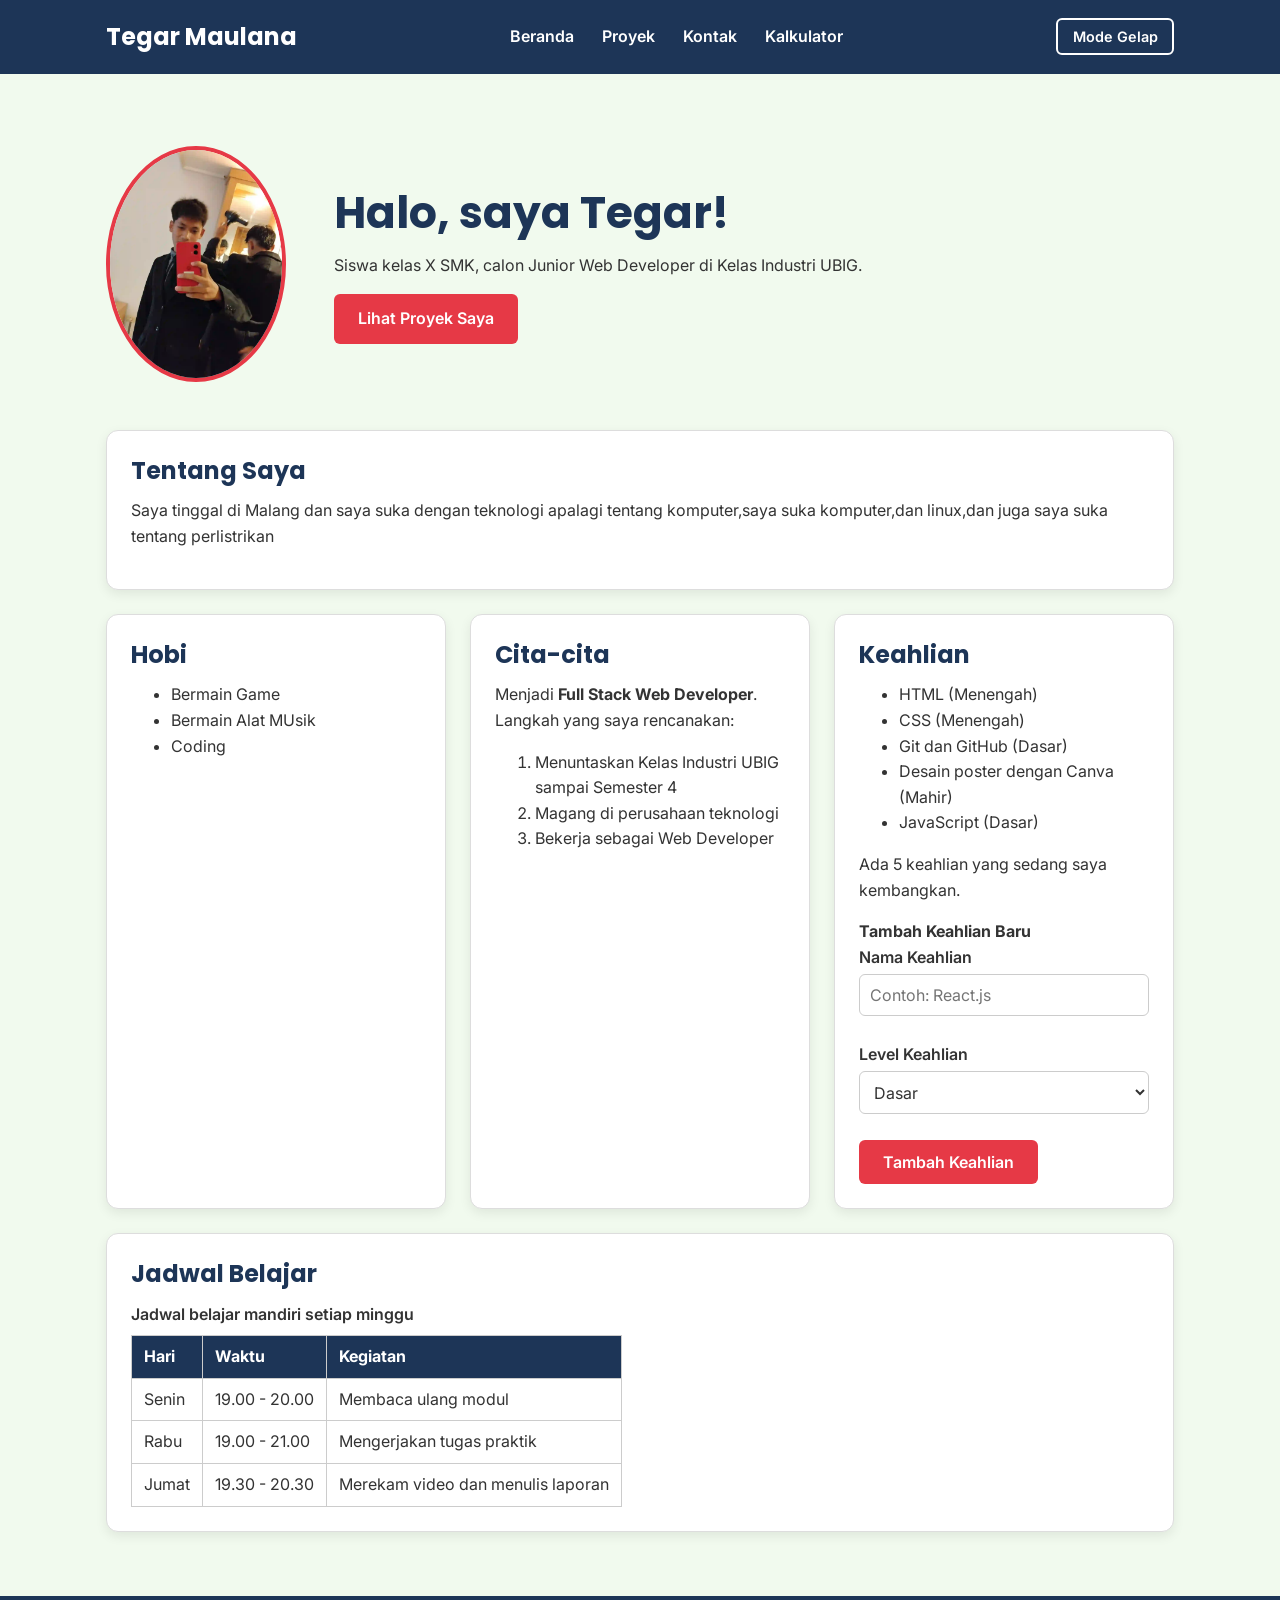
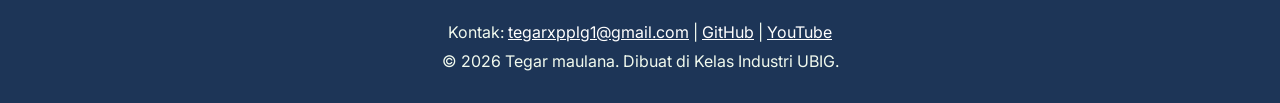
<file: index.html>
<!doctype html>
<html lang="id">
  <head>
    <meta charset="UTF-8" />
    <meta name="viewport" content="width=device-width, initial-scale=1.0" />
    <title>Tegar Maulana | Beranda</title>
    <link rel="preconnect" href="https://fonts.googleapis.com" />
    <link rel="preconnect" href="https://fonts.gstatic.com" crossorigin />
    <link
      href="https://fonts.googleapis.com/css2?family=Inter:wght@400;600&family=Poppins:wght@600;700&display=swap"
      rel="stylesheet"
    />
    <link rel="stylesheet" href="css/style.css" />
    <script src="js/main.js" defer></script>
  </head>
  <body>
    <header>
      <div class="container navbar">
        <h1>Tegar Maulana</h1>
        <nav class="menu-laptop">
          <ul>
            <li><a href="index.html">Beranda</a></li>
            <li><a href="proyek.html">Proyek</a></li>
            <li><a href="kontak.html">Kontak</a></li>
            <li><a href="kalkulator.html">Kalkulator</a></li>
          </ul>
        </nav>
        <!-- Tantangan: menu ponsel yang bisa dibuka-tutup -->
        <details class="menu-ponsel">
          <summary>Menu</summary>
          <nav>
            <ul>
              <li><a href="index.html">Beranda</a></li>
              <li><a href="proyek.html">Proyek</a></li>
              <li><a href="kontak.html">Kontak</a></li>
              <li><a href="kalkulator.html">Kalkulator</a></li>
            </ul>
          </nav>
        </details>
        <button type="button" id="tombol-tema" class="tombol-tema">
          Mode Gelap
        </button>
      </div>
    </header>

    <main>
      <div class="container">
        <section class="hero">
          <img
            src="img/foto-profil.webp"
            alt="Foto profil Tegar Maulana"
            width="180"
          />
          <div>
            <h2>Halo, saya Tegar!</h2>
            <p>
              Siswa kelas X SMK, calon Junior Web Developer di Kelas Industri
              UBIG.
            </p>
            <a href="proyek.html" class="tombol">Lihat Proyek Saya</a>
          </div>
        </section>
        <section class="kartu">
          <h2>Tentang Saya</h2>
          <p>
            Saya tinggal di Malang dan saya suka dengan teknologi apalagi
            tentang komputer,saya suka komputer,dan linux,dan juga saya suka
            tentang perlistrikan
          </p>
        </section>
        <div class="daftar-kartu">
          <section class="kartu">
            <h2>Hobi</h2>
            <ul>
              <li>Bermain Game</li>
              <li>Bermain Alat MUsik</li>
              <li>Coding</li>
            </ul>
          </section>
          <section class="kartu">
            <h2>Cita-cita</h2>
            <p>
              Menjadi <strong>Full Stack Web Developer</strong>. Langkah yang
              saya rencanakan:
            </p>
            <ol>
              <li>Menuntaskan Kelas Industri UBIG sampai Semester 4</li>
              <li>Magang di perusahaan teknologi</li>
              <li>Bekerja sebagai Web Developer</li>
            </ol>
          </section>
          <section class="kartu">
            <h2>Keahlian</h2>
            <ul id="daftar-skill"></ul>
            <p id="jumlah-skill"></p>
            
            <form id="form-tambah-skill" style="margin-top: 15px;">
              <h4>Tambah Keahlian Baru</h4>
              <p>
                <label for="input-skill-nama">Nama Keahlian</label><br>
                <input type="text" id="input-skill-nama" placeholder="Contoh: React.js" required style="margin-bottom: 10px;">
              </p>
              <p>
                <label for="input-skill-level">Level Keahlian</label><br>
                <select id="input-skill-level" style="margin-bottom: 10px;">
                  <option value="Dasar">Dasar</option>
                  <option value="Menengah">Menengah</option>
                  <option value="Mahir">Mahir</option>
                </select>
              </p>
              <button type="submit" class="tombol">Tambah Keahlian</button>
            </form>
          </section>
        </div>

        <section class="kartu">
          <h2>Jadwal Belajar</h2>
          <table>
            <caption>
              Jadwal belajar mandiri setiap minggu
            </caption>
            <thead>
              <tr>
                <th>Hari</th>
                <th>Waktu</th>
                <th>Kegiatan</th>
              </tr>
            </thead>
            <tbody>
              <tr>
                <td>Senin</td>
                <td>19.00 - 20.00</td>
                <td>Membaca ulang modul</td>
              </tr>
              <tr>
                <td>Rabu</td>
                <td>19.00 - 21.00</td>
                <td>Mengerjakan tugas praktik</td>
              </tr>
              <tr>
                <td>Jumat</td>
                <td>19.30 - 20.30</td>
                <td>Merekam video dan menulis laporan</td>
              </tr>
            </tbody>
          </table>
        </section>
      </div>
    </main>
    <footer>
      <p>
        Kontak:
        <a href="mailto:tegarxpplg1@gmail.com">tegarxpplg1@gmail.com</a> |
        <a href="https://github.com/T3garGG" target="_blank">GitHub</a> |
        <a href="https://youtube.com/@thisgarr" target="_blank">YouTube</a>
      </p>
      <p>&copy; 2026 Tegar maulana. Dibuat di Kelas Industri UBIG.</p>
    </footer>
  </body>
</html>
</file>
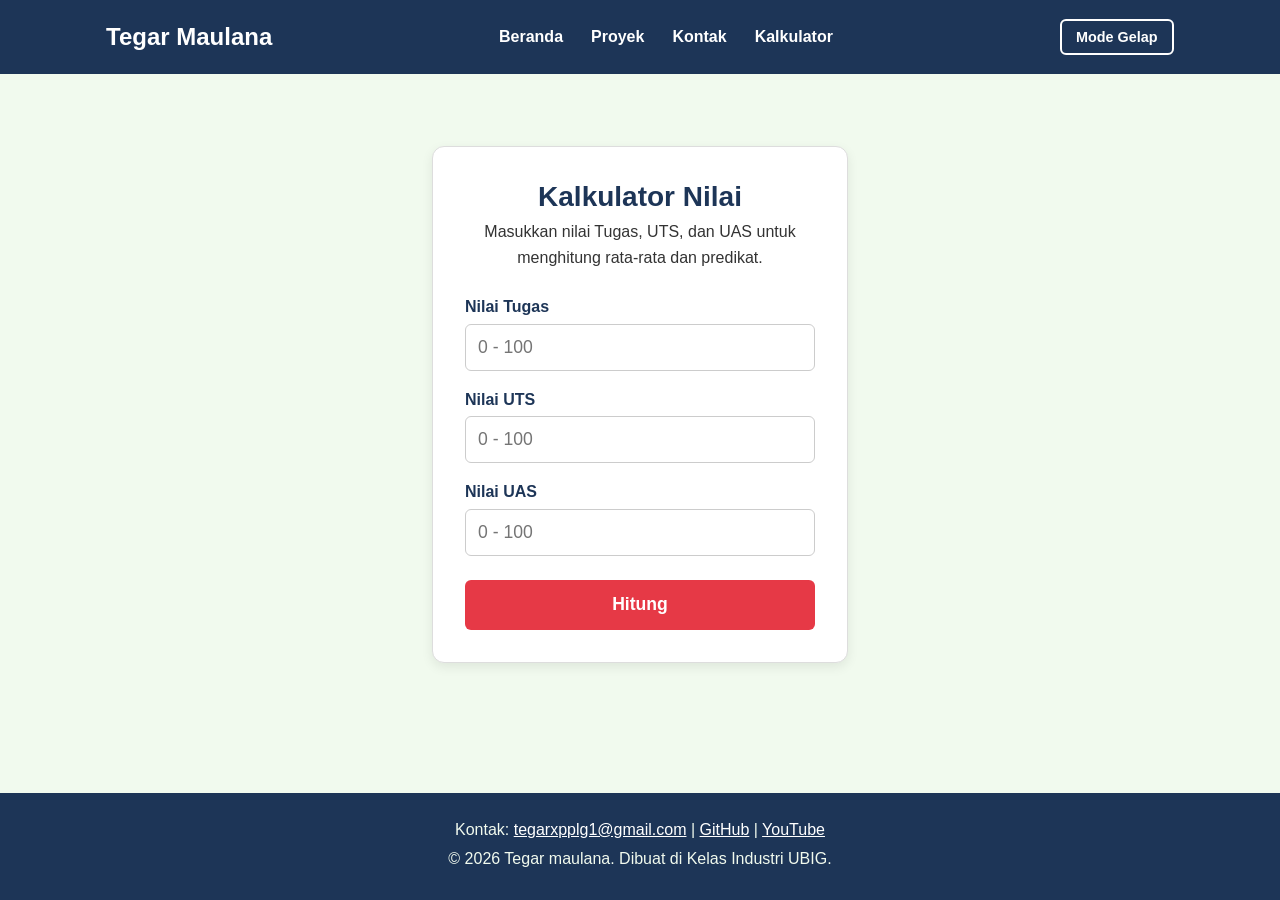
<file: kalkulator.html>
<!DOCTYPE html>
<html lang="id">
<head>
  <meta charset="UTF-8">
  <title>Tegar Maulanaa | Kalkulator</title>
  <script src="js/main.js" defer></script>
  <link rel="stylesheet" href="css/style.css">
  <style>
    .kalkulator-wrap {
      display: flex;
      justify-content: center;
      padding: 2rem 1rem;
    }

    .kalkulator-kartu {
      width: 100%;
      max-width: 26rem;
      padding: 2rem;
      text-align: center;
    }

    .kalkulator-judul {
      font-size: 1.75rem;
      margin-bottom: 0.25rem;
    }

    .kalkulator-desk {
      color: var(--warna-teks);
      margin-bottom: 1.5rem;
    }

    
    .kolom {
      margin-bottom: 1rem;
      text-align: left;
    }

    .kolom label {
      display: block;
      margin-bottom: 0.25rem;
      color: var(--warna-judul);
    }

    .kolom input {
      max-width: none;
      width: 100%;
      margin-top: 0;
      padding: 0.75rem;
      font-size: 1.1rem;
    }

    #hitung {
      width: 100%;
      margin-top: 0.5rem;
      padding: 0.9rem;
      font-size: 1.1rem;
      background-color: var(--warna-aksen);
      transition: background-color 0.2s ease, transform 0.1s ease;
    }

    #hitung:hover {
      background-color: var(--warna-aksen);
      filter: brightness(0.92);
    }

    #hitung:active {
      transform: scale(0.98);
    }

    .hasil {
      margin-top: 1.25rem;
      margin-bottom: 0;
      padding: 1rem;
      border-radius: 8px;
      border: 1px solid var(--warna-garis);
      background-color: var(--warna-latar);
      font-family: "Poppins", Arial, sans-serif;
      font-weight: 600;
      color: var(--warna-judul);
      text-align: center;
    }

    .hasil:empty {
      display: none;
    }
  </style>
</head>
<body>
  <header>
    <div class="container navbar">
        <h1>Tegar Maulana</h1>
        <nav class="menu-laptop">
          <ul>
            <li><a href="index.html">Beranda</a></li>
            <li><a href="proyek.html">Proyek</a></li>
            <li><a href="kontak.html">Kontak</a></li>
            <li><a href="kalkulator.html">Kalkulator</a></li>
          </ul>
        </nav>
        <details class="menu-ponsel">
          <summary>Menu</summary>
          <nav>
            <ul>
              <li><a href="index.html">Beranda</a></li>
              <li><a href="proyek.html">Proyek</a></li>
              <li><a href="kontak.html">Kontak</a></li>
              <li><a href="kalkulator.html">Kalkulator</a></li>
            </ul>
          </nav>
        </details>
        <button type="button" id="tombol-tema" class="tombol-tema">Mode Gelap</button>
      </div>
    </header>
  <main>
    <div class="container kalkulator-wrap">
      <section class="kartu kalkulator-kartu">
        <h2 class="kalkulator-judul">Kalkulator Nilai</h2>
        <p class="kalkulator-desk">Masukkan nilai Tugas, UTS, dan UAS untuk menghitung rata-rata dan predikat.</p>

        <div class="kolom">
          <label for="tugas">Nilai Tugas</label>
          <input type="number" id="tugas" placeholder="0 - 100" min="0" max="100">
        </div>
        <div class="kolom">
          <label for="uts">Nilai UTS</label>
          <input type="number" id="uts" placeholder="0 - 100" min="0" max="100">
        </div>
        <div class="kolom">
          <label for="uas">Nilai UAS</label>
          <input type="number" id="uas" placeholder="0 - 100" min="0" max="100">
        </div>

        <button id="hitung" type="button">Hitung</button>

        <p id="hasil" class="hasil"></p>
      </section>
    </div>
  </main>
   <footer>
      <p>
        Kontak:
        <a href="mailto:tegarxpplg1@gmail.com">tegarxpplg1@gmail.com</a> |
        <a href="https://github.com/T3garGG" target="_blank">GitHub</a> |
        <a href="https://youtube.com/@thisgarr" target="_blank">YouTube</a>
      </p>
      <p>&copy; 2026 Tegar maulana. Dibuat di Kelas Industri UBIG.</p>
    </footer>

  <script src="Script/script.js" defer></script>
  <script src="Script/kalkulator.js" defer></script>
</body>
</html>
</file>
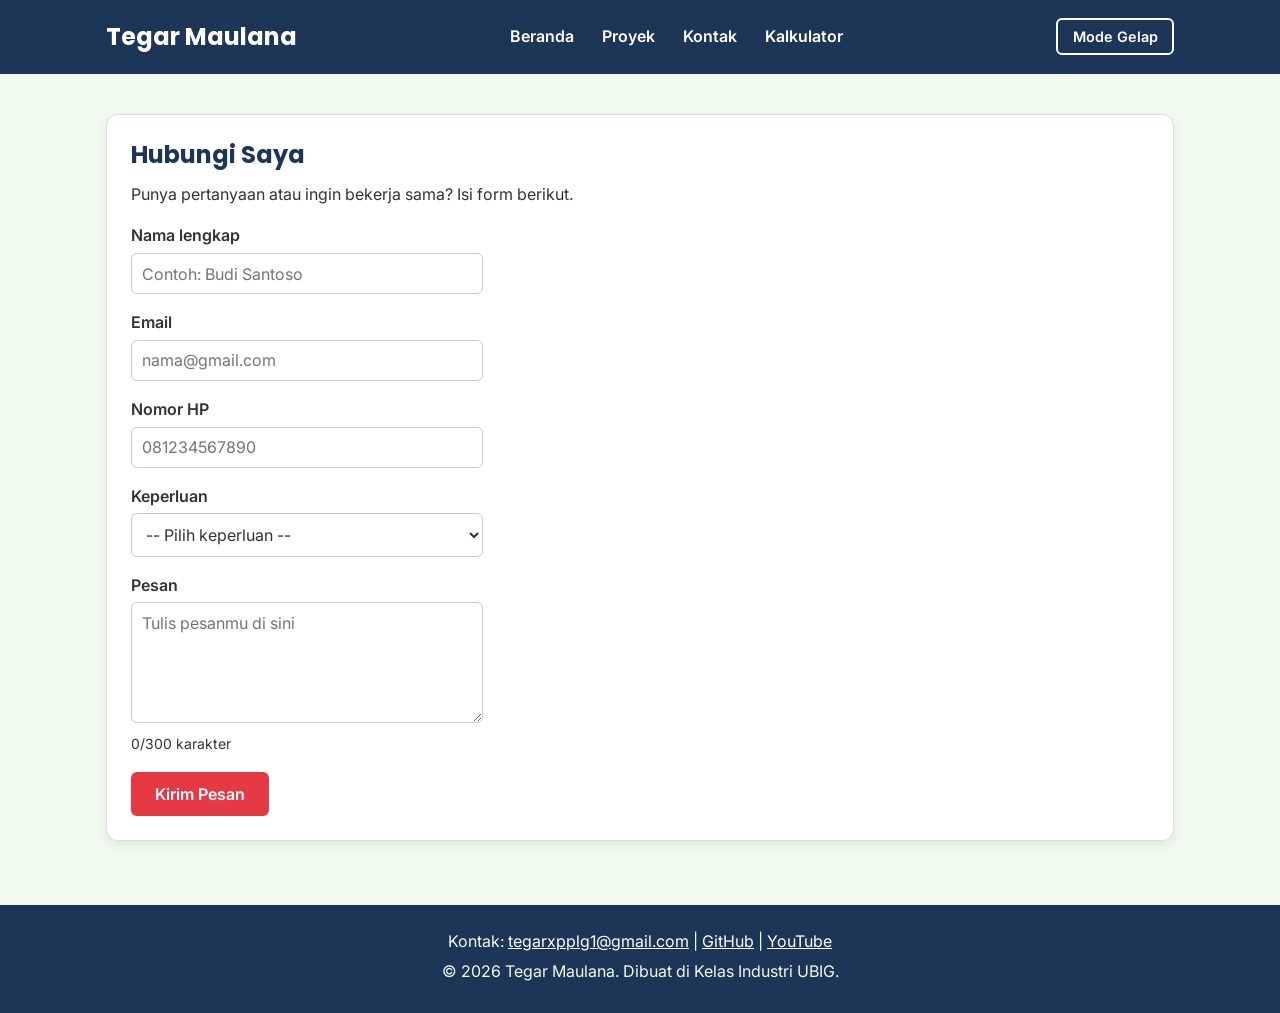
<file: kontak.html>
<!DOCTYPE html>
<html lang="id">
<head>
  <meta charset="UTF-8">
  <meta name="viewport" content="width=device-width, initial-scale=1.0">
  <title>Tegar Maulana | Kontak</title>
  <link rel="preconnect" href="https://fonts.googleapis.com">
  <link rel="preconnect" href="https://fonts.gstatic.com" crossorigin>
  <link href="https://fonts.googleapis.com/css2?family=Inter:wght@400;600&family=Poppins:wght@600;700&display=swap" rel="stylesheet">
  <link rel="stylesheet" href="css/style.css">
  <script src="js/main.js" defer></script>
</head>
<body>
  <header>
    <div class="container navbar">
      <h1>Tegar Maulana</h1>
      <nav class="menu-laptop">
        <ul>
          <li><a href="index.html">Beranda</a></li>
          <li><a href="proyek.html">Proyek</a></li>
          <li><a href="kontak.html">Kontak</a></li>
          <li><a href="kalkulator.html">Kalkulator</a></li>
        </ul>
      </nav>
      <!-- Tantangan: menu ponsel yang bisa dibuka-tutup -->
      <details class="menu-ponsel">
        <summary>Menu</summary>
        <nav>
          <ul>
            <li><a href="index.html">Beranda</a></li>
            <li><a href="proyek.html">Proyek</a></li>
            <li><a href="kontak.html">Kontak</a></li>
            <li><a href="kalkulator.html">Kalkulator</a></li>
          </ul>
        </nav>
      </details>
      <button type="button" id="tombol-tema" class="tombol-tema">Mode Gelap</button>
    </div>
  </header>

  <main>
    <div class="container">
      <section class="kartu">
        <h2>Hubungi Saya</h2>
        <p>Punya pertanyaan atau ingin bekerja sama? Isi form berikut.</p>

        <form>
          <p>
            <label for="nama">Nama lengkap</label><br>
            <input type="text" id="nama" name="nama" placeholder="Contoh: Budi Santoso" required>
          </p>
          <p>
            <label for="email">Email</label><br>
            <input type="email" id="email" name="email" placeholder="nama@gmail.com" required>
          </p>
          <p>
            <label for="hp">Nomor HP</label><br>
            <input type="tel" id="hp" name="hp" placeholder="081234567890" required>
          </p>
          <p>
            <label for="keperluan">Keperluan</label><br>
            <select id="keperluan" name="keperluan" required>
              <option value="">-- Pilih keperluan --</option>
              <option value="bertanya">Bertanya</option>
              <option value="kerja-sama">Kerja sama proyek</option>
              <option value="lainnya">Lainnya</option>
            </select>
          </p>
          <p>
            <label for="pesan">Pesan</label><br>
            <textarea id="pesan" name="pesan" rows="5" cols="40" maxlength="300" placeholder="Tulis pesanmu di sini" required></textarea><br>
            <span id="hitung-karakter" class="keterangan">0/300 karakter</span>
          </p>
          <button type="submit">Kirim Pesan</button>
        </form>
      </section>
    </div>
  </main>
  <footer>
    <p>Kontak: <a href="mailto:tegarxpplg1@gmail.com">tegarxpplg1@gmail.com</a> |
      <a href="https://github.com/T3garGG" target="_blank">GitHub</a> |
      <a href="https://youtube.com/@thisgarr" target="_blank">YouTube</a></p>
    <p>&copy; 2026 Tegar Maulana. Dibuat di Kelas Industri UBIG.</p>
  </footer>
</body>
</html>
</file>
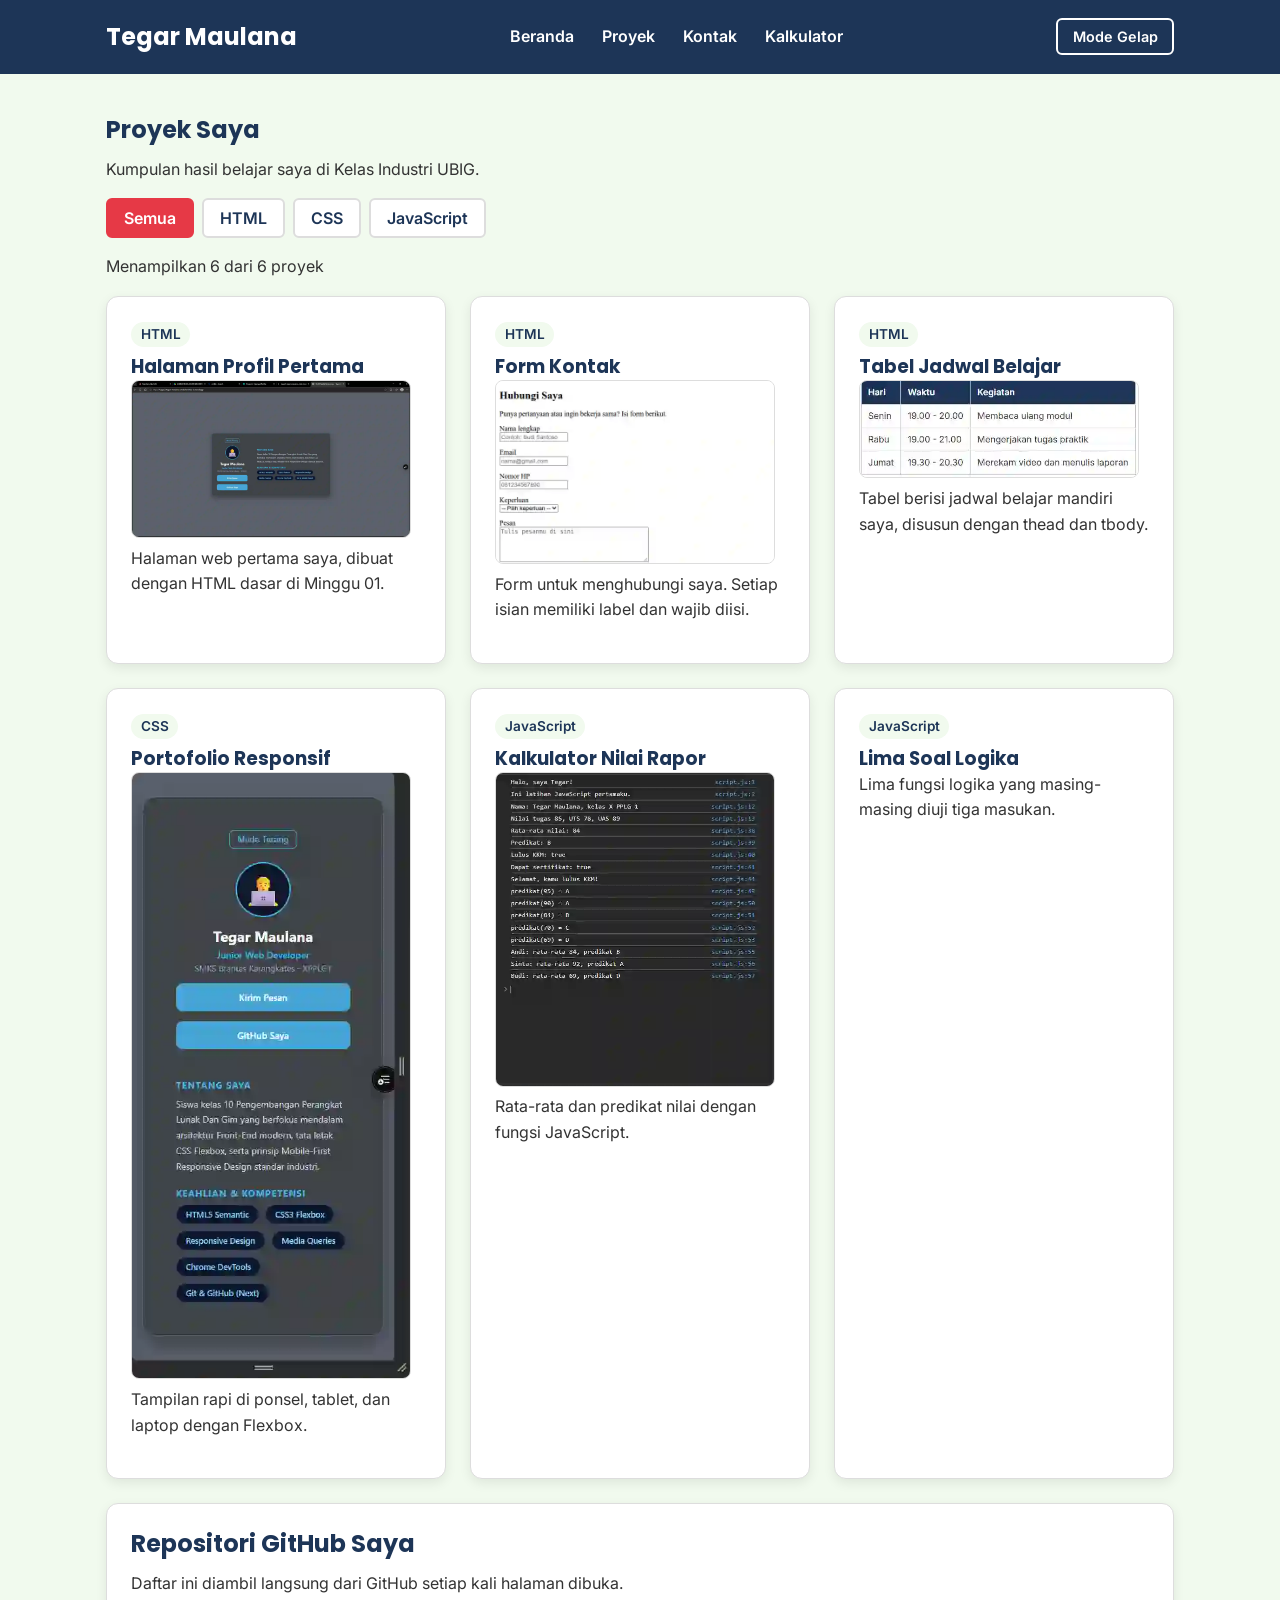
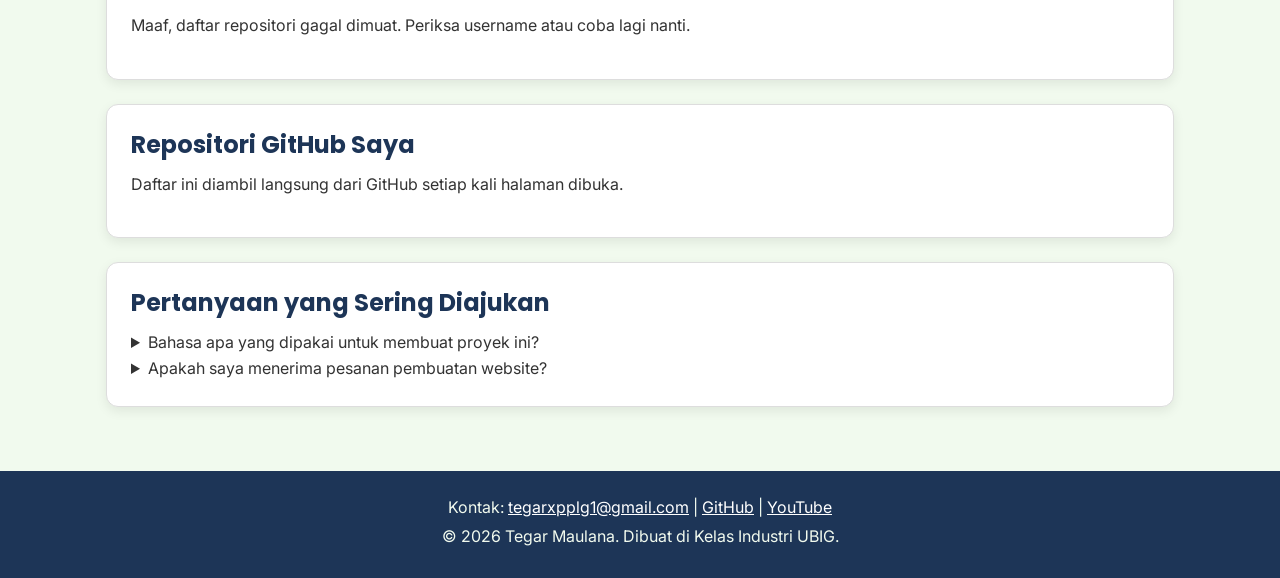
<file: proyek.html>
<!doctype html>
<html lang="id">
  <head>
    <meta charset="UTF-8" />
    <meta name="viewport" content="width=device-width, initial-scale=1.0" />
    <title>Tegar Maulana | Proyek</title>
    <link rel="preconnect" href="https://fonts.googleapis.com" />
    <link rel="preconnect" href="https://fonts.gstatic.com" crossorigin />
    <link
      href="https://fonts.googleapis.com/css2?family=Inter:wght@400;600&family=Poppins:wght@600;700&display=swap"
      rel="stylesheet"
    />
    <link rel="stylesheet" href="css/style.css" />
    <script src="js/main.js" defer></script>
  </head>
  <body>
    <header>
      <div class="container navbar">
        <h1>Tegar Maulana</h1>
        <nav class="menu-laptop">
          <ul>
            <li><a href="index.html">Beranda</a></li>
            <li><a href="proyek.html">Proyek</a></li>
            <li><a href="kontak.html">Kontak</a></li>
            <li><a href="kalkulator.html">Kalkulator</a></li>
          </ul>
        </nav>
        <details class="menu-ponsel">
          <summary>Menu</summary>
          <nav>
            <ul>
              <li><a href="index.html">Beranda</a></li>
              <li><a href="proyek.html">Proyek</a></li>
              <li><a href="kontak.html">Kontak</a></li>
              <li><a href="kalkulator.html">Kalkulator</a></li>
            </ul>
          </nav>
        </details>
        <button type="button" id="tombol-tema" class="tombol-tema">
          Mode Gelap
        </button>
      </div>
    </header>

    <main>
      <div class="container">
        <section>
          <h2>Proyek Saya</h2>
          <p>Kumpulan hasil belajar saya di Kelas Industri UBIG.</p>

          <div class="filter">
            <button type="button" class="tombol-filter aktif" id="filter-semua">
              Semua
            </button>
            <button type="button" class="tombol-filter" id="filter-html">
              HTML
            </button>
            <button type="button" class="tombol-filter" id="filter-css">
              CSS
            </button>
            <button type="button" class="tombol-filter" id="filter-javascript">
              JavaScript
            </button>
          </div>
          <p id="jumlah-proyek"></p>

          <div class="daftar-kartu" id="daftar-proyek"></div>
        </section>

        <section class="kartu">
          <h2>Repositori GitHub Saya</h2>
          <p>
            Daftar ini diambil langsung dari GitHub setiap kali halaman dibuka.
          </p>
          <p id="status-repo"></p>
          <ul id="daftar-repo"></ul>
        </section>
        <section class="kartu">
          <h2>Repositori GitHub Saya</h2>
          <p>
            Daftar ini diambil langsung dari GitHub setiap kali halaman dibuka.
          </p>
          <p id="status-repo"></p>
          <ul id="daftar-repo"></ul>
        </section>

        <section class="kartu">
          <h2>Pertanyaan yang Sering Diajukan</h2>
          <details>
            <summary>Bahasa apa yang dipakai untuk membuat proyek ini?</summary>
            <p>
              Proyek di halaman ini dibuat dengan HTML, CSS, dan JavaScript.
              Pilih tombol kategori di atas untuk melihat proyek per bahasa.
            </p>
          </details>
          <details>
            <summary>Apakah saya menerima pesanan pembuatan website?</summary>
            <p>
              Belum, saya masih belajar. Namun kamu tetap boleh menghubungi saya
              melalui halaman Kontak.
            </p>
          </details>
        </section>
      </div>
    </main>
    <footer>
      <p>
        Kontak:
        <a href="mailto:tegarxpplg1@gmail.com">tegarxpplg1@gmail.com</a> |
        <a href="https://github.com/T3garGG" target="_blank">GitHub</a> |
        <a href="https://youtube.com/@thisgarr" target="_blank">YouTube</a>
      </p>
      <p>&copy; 2026 Tegar Maulana. Dibuat di Kelas Industri UBIG.</p>
    </footer>
  </body>
</html>
</file>
<file: css/style.css>
/* 1. Reset */
* {
  box-sizing: border-box;
  margin: 0;
}

img {
  max-width: 100%;
  height: auto;
}

/* 2. Variabel warna tema terang */
:root {
  --warna-utama: #1D3557;
  --warna-judul: #1D3557;
  --warna-aksen: #E63946;
  --warna-tautan: #E63946;
  --warna-latar: #F1FAEE;
  --warna-teks: #333333;
  --warna-kartu: #FFFFFF;
  --warna-garis: #DDDDDD;
}

/* 2b. Dasar halaman: warna dan huruf */
body {
  font-family: "Inter", Arial, sans-serif;
  font-size: 1rem;
  line-height: 1.6;
  color: var(--warna-teks);
  background-color: var(--warna-latar);
  min-height: 100vh;
  display: flex;
  flex-direction: column;
}

main {
  flex: 1;
}

h1, h2, h3 {
  font-family: "Poppins", Arial, sans-serif;
  color: var(--warna-judul);
  line-height: 1.3;
}

h2 {
  margin-bottom: 0.75rem;
}

p, ul, ol {
  margin-bottom: 1rem;
}

a {
  color: var(--warna-tautan);
}

/* 3. Wadah, header, dan menu */
.container {
  max-width: 1100px;
  margin: 0 auto;
  padding: 0 1rem;
}

header {
  background-color: var(--warna-utama);
  color: #FFFFFF;
  padding: 1rem 0;
}

header h1 {
  color: #FFFFFF;
  font-size: 1.5rem;
}

.navbar {
  display: flex;
  flex-wrap: wrap;
  justify-content: space-between;
  align-items: center;
  gap: 0.5rem;
}

nav ul {
  display: flex;
  gap: 0.25rem;
  padding: 0;
  margin: 0;
  list-style: none;
}

nav a {
  display: inline-block;
  padding: 0.5rem 0.75rem;
  border-radius: 6px;
  color: #FFFFFF;
  font-weight: 600;
  text-decoration: none;
}

/* Tantangan: menu ponsel buka-tutup dengan details */
.menu-laptop {
  display: none;
}

.menu-ponsel summary {
  padding: 0.5rem 0.75rem;
  border: 1px solid #FFFFFF;
  border-radius: 6px;
  font-weight: 600;
  cursor: pointer;
}

.menu-ponsel ul {
  flex-direction: column;
  margin-top: 0.5rem;
}

/* 4. Isi utama, hero, dan kartu */
main {
  padding: 1.5rem 0;
}

.hero {
  display: flex;
  flex-direction: column;
  align-items: center;
  gap: 1.5rem;
  padding: 1rem 0 2rem;
  text-align: center;
}

.hero img {
  border: 4px solid var(--warna-aksen);
  border-radius: 50%;
}

.hero h2 {
  font-size: 2rem;
}

.tombol {
  display: inline-block;
  padding: 0.75rem 1.5rem;
  border-radius: 6px;
  background-color: var(--warna-aksen);
  color: #FFFFFF;
  font-weight: 600;
  text-decoration: none;
}

.kartu {
  background-color: var(--warna-kartu);
  padding: 1rem;
  margin-bottom: 1.5rem;
  border: 1px solid var(--warna-garis);
  border-radius: 12px;
  box-shadow: 0 4px 12px rgba(0, 0, 0, 0.08);
}

.daftar-kartu {
  display: flex;
  flex-wrap: wrap;
  gap: 1.5rem;
  margin-bottom: 1.5rem;
}

.daftar-kartu .kartu {
  flex: 1 1 280px;
  margin-bottom: 0;
}

article img {
  border-radius: 8px;
  border: 1px solid var(--warna-garis);
}

/* 5. Tabel */
table {
  border-collapse: collapse;
}

caption {
  font-weight: 600;
  text-align: left;
  margin-bottom: 0.5rem;
}

th, td {
  border: 1px solid #CCCCCC;
  padding: 0.5rem 0.75rem;
  text-align: left;
}

th {
  background-color: var(--warna-utama);
  color: #FFFFFF;
}

/* 6. Form */
label {
  font-weight: 600;
}

input, select, textarea {
  width: 100%;
  max-width: 22rem;
  padding: 0.6rem;
  margin-top: 0.25rem;
  border: 1px solid #CCCCCC;
  border-radius: 6px;
  font-family: inherit;
  font-size: 1rem;
  background-color: var(--warna-kartu);
  color: var(--warna-teks);
}

.keterangan {
  font-size: 0.875rem;
}
.tambah-skill{
  margin-bottom:20px;
}

button {
  padding: 0.75rem 1.5rem;
  border: none;
  border-radius: 6px;
  background-color: var(--warna-aksen);
  color: #FFFFFF;
  font-family: inherit;
  font-size: 1rem;
  font-weight: 600;
  cursor: pointer;
}

/* 7. Footer */
footer {
  background-color: var(--warna-utama);
  color: var(--warna-latar);
  text-align: center;
  padding: 1.5rem;
}

footer p {
  margin-bottom: 0.25rem;
}

footer a {
  color: #FFFFFF;
}

/* 8. Tablet: lebar layar 768px ke atas */
@media (min-width: 768px) {
  .menu-laptop {
    display: block;
  }

  .menu-ponsel {
    display: none;
  }

  .hero {
    flex-direction: row;
    padding: 2rem 0 3rem;
    text-align: left;
  }

  .kartu {
    padding: 1.5rem;
  }
}

/* 9. Laptop: lebar layar 1024px ke atas */
@media (min-width: 1024px) {
  main {
    padding: 2.5rem 0;
  }

  .hero {
    gap: 3rem;
  }

  .hero h2 {
    font-size: 2.75rem;
  }
}

/* 10. Tombol tema, filter, dan label kategori */
.tombol-tema {
  padding: 0.5rem 0.9rem;
  border: 2px solid #FFFFFF;
  background-color: transparent;
  font-size: 0.9rem;
}

.filter {
  display: flex;
  flex-wrap: wrap;
  gap: 0.5rem;
  margin-bottom: 1rem;
}

.tombol-filter {
  padding: 0.5rem 1rem;
  border: 2px solid var(--warna-garis);
  background-color: var(--warna-kartu);
  color: var(--warna-judul);
}

.tombol-filter.aktif {
  background-color: var(--warna-aksen);
  border-color: var(--warna-aksen);
  color: #FFFFFF;
}

.label {
  display: inline-block;
  padding: 0.1rem 0.6rem;
  margin-bottom: 0.5rem;
  border-radius: 999px;
  background-color: var(--warna-latar);
  color: var(--warna-judul);
  font-size: 0.85rem;
  font-weight: 600;
}

/* 11. Tema gelap: isi variabel diganti saat body memiliki class gelap */
body.gelap {
  --warna-utama: #0B1526;
  --warna-judul: #A8DADC;
  --warna-tautan: #FF8A8A;
  --warna-latar: #121A24;
  --warna-teks: #E3E8EE;
  --warna-kartu: #1C2836;
  --warna-garis: #34465A;
}
</file>
